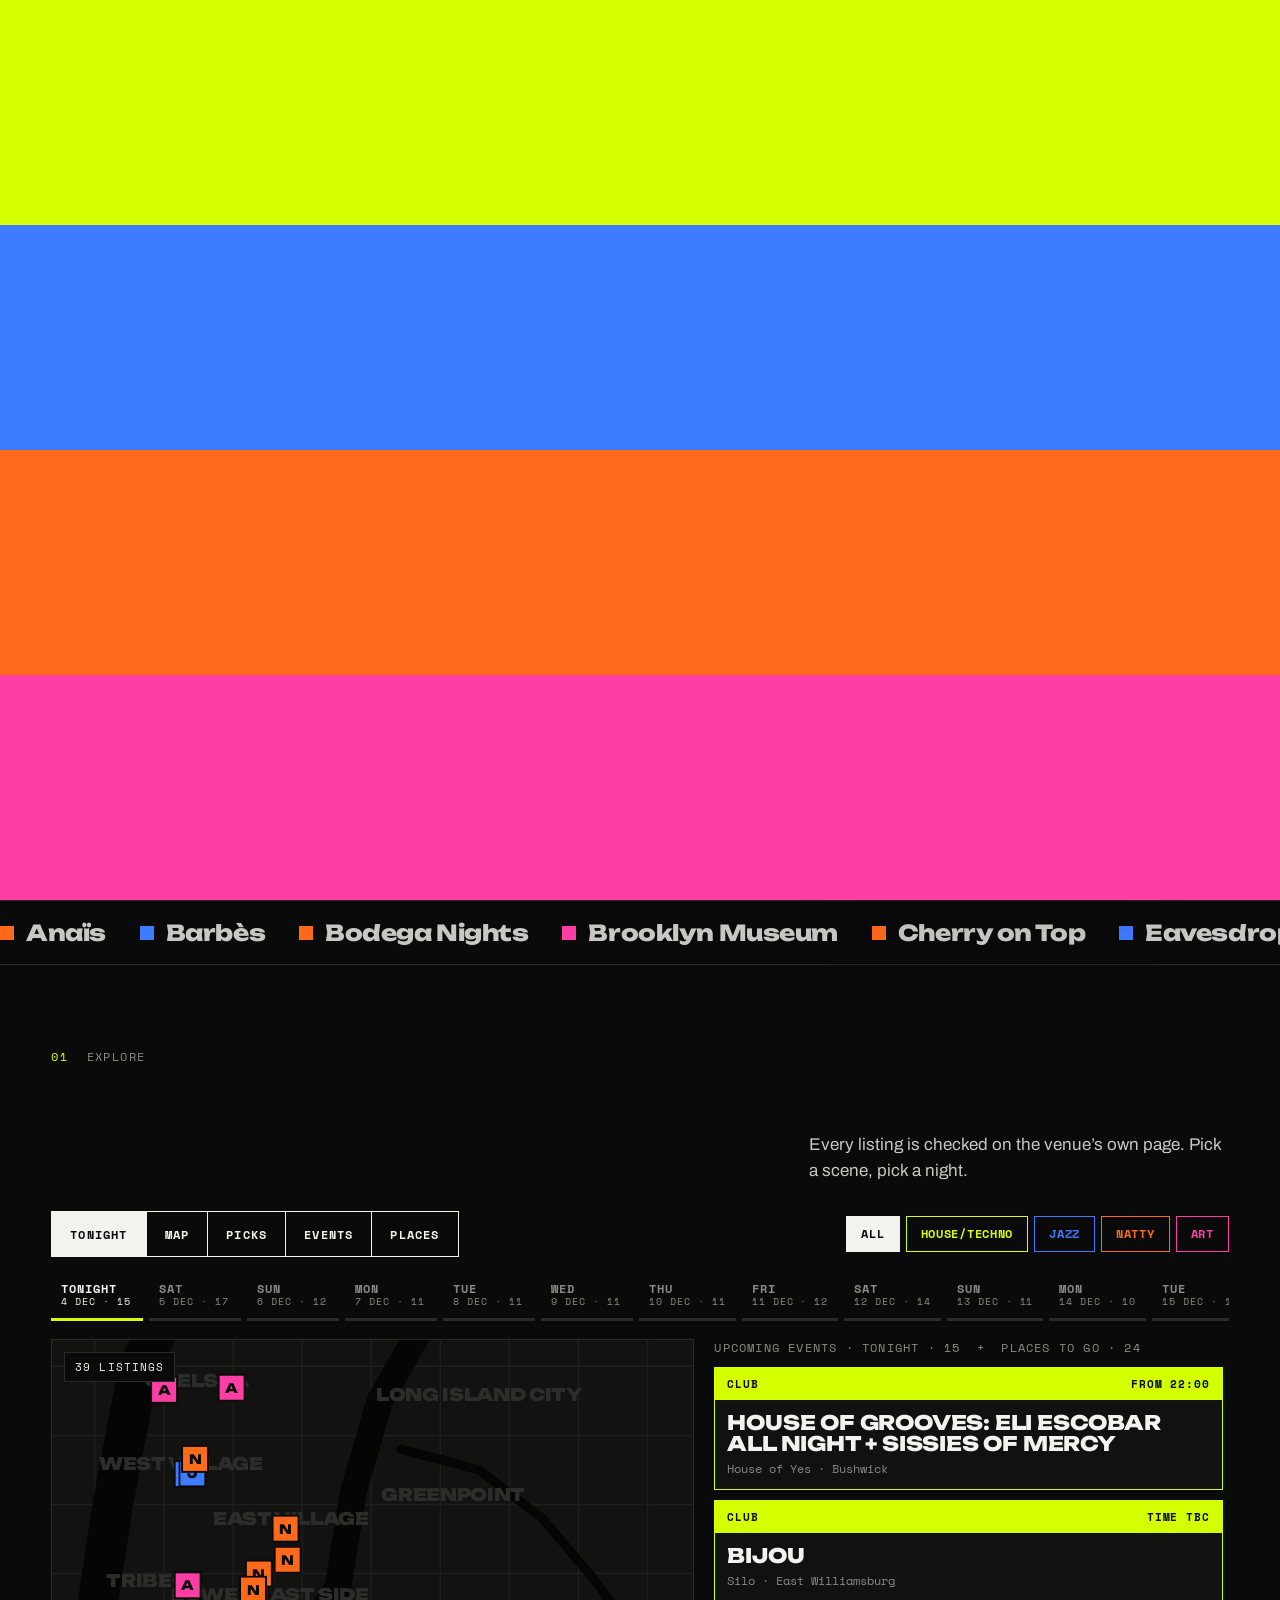
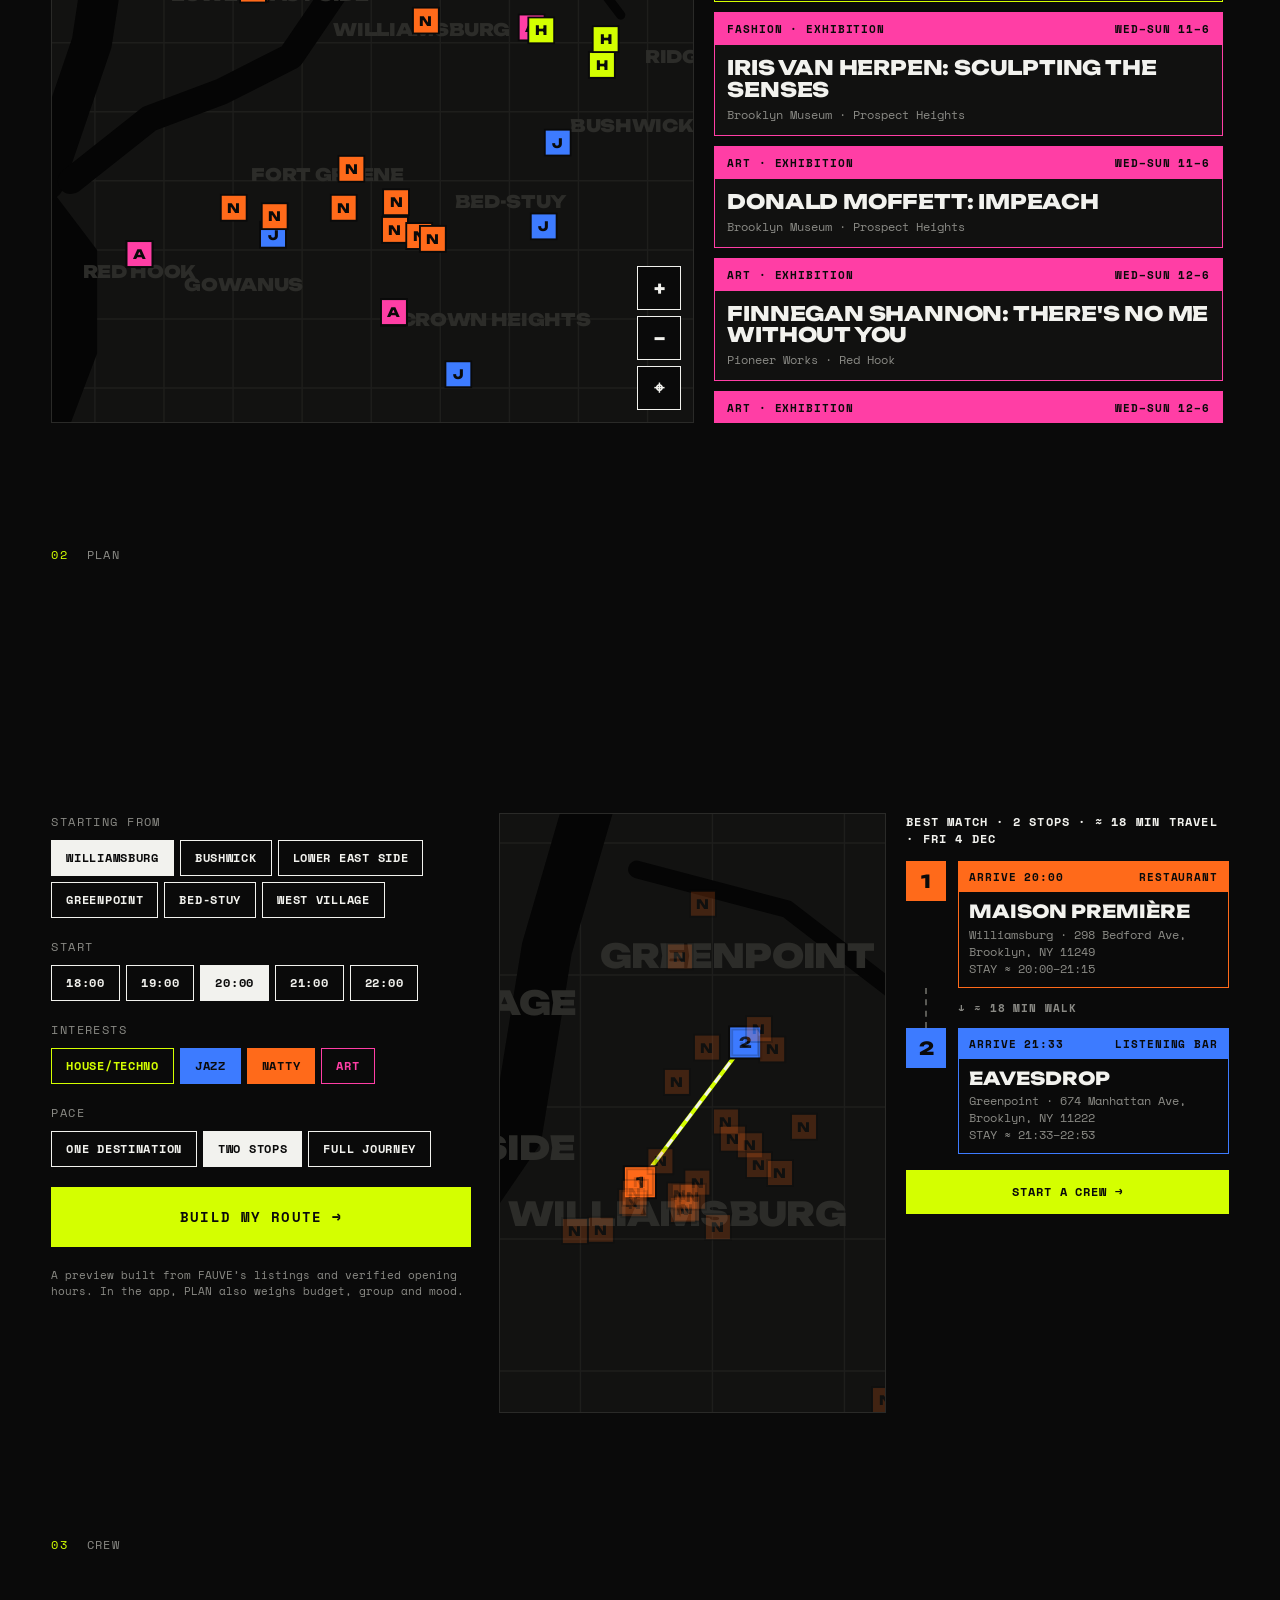
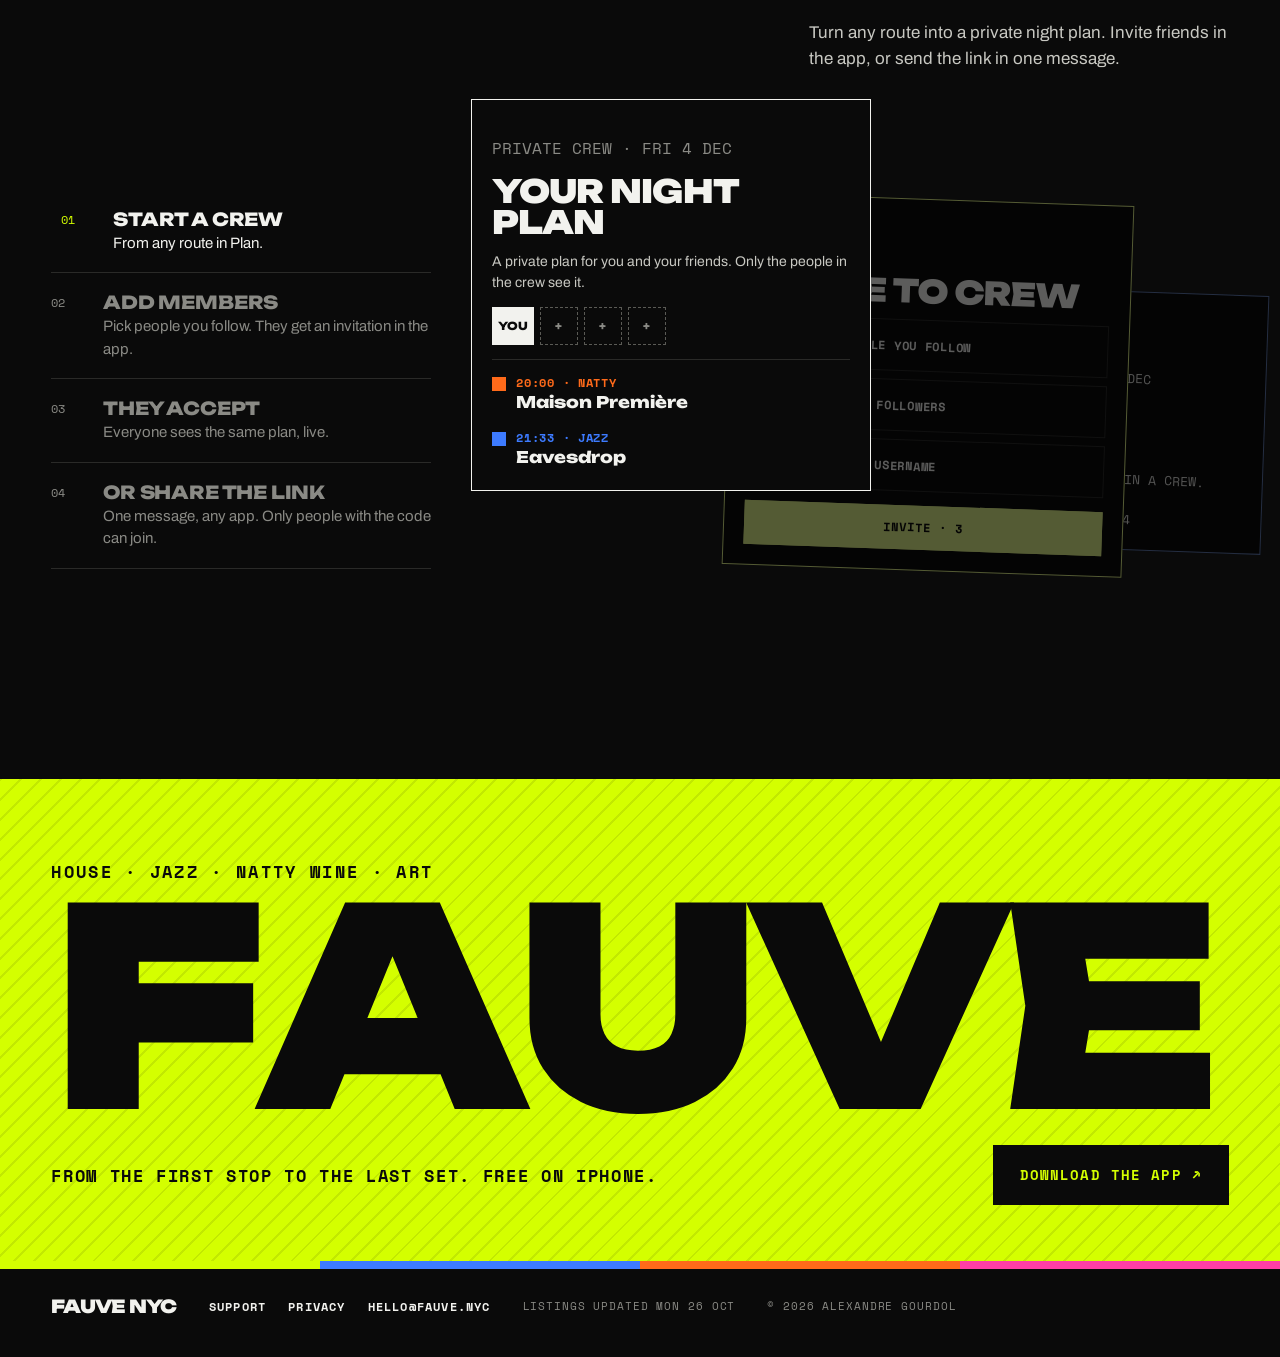
<file: index.html>
<!doctype html>
<html lang="en">
<head>
<meta charset="utf-8">
<meta name="viewport" content="width=device-width, initial-scale=1">
<title>FAUVE NYC · Tonight in New York</title>
<meta name="description" content="FAUVE finds what's on tonight in New York across house and techno, jazz, natural wine and art, then builds your route and shares it with your crew.">
<meta name="theme-color" content="#0A0A0A">
<link rel="preconnect" href="https://fonts.googleapis.com">
<link rel="preconnect" href="https://fonts.gstatic.com" crossorigin>
<link rel="stylesheet" href="https://fonts.googleapis.com/css2?family=Archivo:wght@400;600;800&family=Space+Mono:wght@400;700&family=Unbounded:wght@800;900&display=swap">
<link rel="stylesheet" href="/site.css">
<script defer src="/data.js"></script>
<script defer src="/site.js"></script>
</head>
<body>
<a class="skip" href="#explore">Skip to Tonight</a>

<!-- Opening: the app's intro, direction A "Hatch". Click to skip; plays once per visit. -->
<div class="intro" id="intro" aria-hidden="true">
  <div class="intro-bars"><i></i><i></i><i></i><i></i></div>
  <div class="intro-lime hatch">
    <div class="intro-tag">HOUSE · JAZZ · NATTY WINE · ART</div>
    <div class="intro-mask"><div class="intro-word">FAUVE</div></div>
  </div>
</div>

<div class="cursor" aria-hidden="true"><span></span></div>

<header class="nav" id="nav">
  <a class="nav-logo" href="#top" aria-label="FAUVE NYC, back to top">FAUVE</a>
  <nav class="nav-links" aria-label="Sections">
    <a href="#explore" data-section="explore">TONIGHT</a>
    <a href="#explore" data-section="explore" data-mode="map">MAP</a>
    <a href="#plan" data-section="plan">PLAN</a>
    <a href="#crew" data-section="crew">CREW</a>
  </nav>
  <a class="btn btn-accent nav-cta" href="https://apps.apple.com/app/id6825388764" data-magnetic>GET FAUVE <span aria-hidden="true">↗</span></a>
  <button class="nav-menu" id="navMenu" aria-expanded="false" aria-controls="navSheet">MENU</button>
</header>
<div class="nav-sheet" id="navSheet" hidden>
  <a href="#explore">TONIGHT</a><a href="#explore" data-mode="map">MAP</a><a href="#plan">PLAN</a><a href="#crew">CREW</a>
  <a class="btn btn-accent" href="https://apps.apple.com/app/id6825388764">GET FAUVE ↗</a>
</div>

<main id="top">
  <!-- HERO -->
  <section class="hero" aria-labelledby="heroTitle">
    <div class="hero-copy">
      <p class="eyebrow" id="heroEyebrow">NEW YORK · TONIGHT · LIVE</p>
      <h1 class="hero-title" id="heroTitle">
        <span class="line"><span>FIND YOUR</span></span>
        <span class="line"><span class="swap" id="heroSwap" aria-live="off">HOUSE/TECHNO</span></span>
        <span class="line"><span>TONIGHT.</span></span>
      </h1>
      <p class="hero-sentence">FAUVE finds what’s on tonight in New York, then builds your route and shares it with your crew.</p>
      <div class="hero-ctas">
        <a class="btn btn-accent btn-lg" href="https://apps.apple.com/app/id6825388764" data-magnetic>GET FAUVE <span aria-hidden="true">↗</span></a>
        <a class="btn btn-line btn-lg" href="#explore">SEE TONIGHT <span aria-hidden="true">↓</span></a>
      </div>
      <p class="hero-stats mono" id="heroStats"></p>
    </div>

    <div class="hero-stage" id="heroStage">
      <div class="float float-pin" data-depth="28" aria-hidden="true"></div>
      <div class="phone" data-depth="10">
        <div class="phone-screen" id="phoneScreen" aria-label="Preview of the FAUVE app's Tonight screen" role="img">
          <div class="ph-head">
            <div class="ph-eyebrow" id="phEyebrow"></div>
            <div class="ph-title">TONIGHT</div>
          </div>
          <div class="ph-chips" id="phChips"></div>
          <div class="ph-feed"><div class="ph-feed-inner" id="phFeed"></div></div>
          <div class="ph-tabs"><span class="on">TONIGHT</span><span>MAP</span><span>PLAN</span><span>SCENE</span><span>ME</span></div>
        </div>
      </div>
      <div class="float float-route" data-depth="40" aria-hidden="true"></div>
      <div class="float float-crew" data-depth="18" aria-hidden="true"></div>
    </div>
  </section>

  <div class="marquee" aria-hidden="true"><div class="marquee-track" id="marquee"></div></div>

  <!-- EXPLORE -->
  <section class="explore" id="explore" aria-labelledby="exploreTitle">
    <div class="section-head">
      <p class="eyebrow"><span class="num">01</span> EXPLORE</p>
      <h2 class="section-title reveal" id="exploreTitle">TONIGHT, ON ONE MAP.</h2>
      <p class="section-sub">Every listing is checked on the venue’s own page. Pick a scene, pick a night.</p>
    </div>

    <div class="explore-bar">
      <div class="modes" role="tablist" aria-label="Browse" id="modes">
        <button role="tab" data-mode="tonight" aria-selected="true">TONIGHT</button>
        <button role="tab" data-mode="map" aria-selected="false">MAP</button>
        <button role="tab" data-mode="picks" aria-selected="false">PICKS</button>
        <button role="tab" data-mode="events" aria-selected="false">EVENTS</button>
        <button role="tab" data-mode="places" aria-selected="false">PLACES</button>
      </div>
      <div class="chips" id="sceneChips" role="group" aria-label="Scene"></div>
    </div>
    <div class="days" id="days" role="group" aria-label="Night"></div>

    <div class="explore-grid" id="exploreGrid">
      <div class="map-wrap">
        <div class="map" id="exploreMap" role="application" aria-label="Map of tonight's listings. Drag to move, use the buttons to zoom."></div>
        <div class="map-ctrl">
          <button class="sq" data-zoom="1.4" aria-label="Zoom in">+</button>
          <button class="sq" data-zoom="0.7" aria-label="Zoom out">−</button>
          <button class="sq" data-reset aria-label="Back to the whole map">⌖</button>
        </div>
        <div class="map-count mono" id="mapCount"></div>
      </div>
      <div class="list-wrap">
        <p class="list-head mono" id="listHead"></p>
        <div class="list" id="list" aria-live="polite"></div>
      </div>
    </div>
  </section>

  <!-- PLAN -->
  <section class="plan" id="plan" aria-labelledby="planTitle">
    <div class="section-head">
      <p class="eyebrow"><span class="num">02</span> PLAN</p>
      <h2 class="section-title reveal" id="planTitle">TELL US YOUR MOOD.<br>WE’LL HANDLE THE REST.</h2>
    </div>
    <div class="plan-grid">
      <form class="plan-form" id="planForm" aria-label="Build a route">
        <fieldset><legend>STARTING FROM</legend><div class="chips" id="planFrom"></div></fieldset>
        <fieldset><legend>START</legend><div class="chips" id="planStart"></div></fieldset>
        <fieldset><legend>INTERESTS</legend><div class="chips" id="planInterests"></div></fieldset>
        <fieldset><legend>PACE</legend><div class="chips" id="planPace"></div></fieldset>
        <button class="btn btn-accent btn-lg btn-block" type="submit" data-magnetic>BUILD MY ROUTE →</button>
        <p class="fine">A preview built from FAUVE’s listings and verified opening hours. In the app, PLAN also weighs budget, group and mood.</p>
      </form>
      <div class="plan-out">
        <div class="map map-plan" id="planMap" role="img" aria-label="Map of the route"></div>
        <ol class="route" id="route" aria-live="polite"></ol>
      </div>
    </div>
  </section>

  <!-- CREW -->
  <section class="crew" id="crew" aria-labelledby="crewTitle">
    <div class="section-head">
      <p class="eyebrow"><span class="num">03</span> CREW</p>
      <h2 class="section-title reveal" id="crewTitle">ONE PLAN.<br>THE WHOLE CREW.</h2>
      <p class="section-sub">Turn any route into a private night plan. Invite friends in the app, or send the link in one message.</p>
    </div>
    <div class="crew-stage" id="crewStage">
      <ol class="crew-steps" id="crewSteps">
        <li data-step="0"><span class="mono">01</span><b>START A CREW</b><span>From any route in Plan.</span></li>
        <li data-step="1"><span class="mono">02</span><b>ADD MEMBERS</b><span>Pick people you follow. They get an invitation in the app.</span></li>
        <li data-step="2"><span class="mono">03</span><b>THEY ACCEPT</b><span>Everyone sees the same plan, live.</span></li>
        <li data-step="3"><span class="mono">04</span><b>OR SHARE THE LINK</b><span>One message, any app. Only people with the code can join.</span></li>
      </ol>
      <div class="crew-cards" id="crewCards">
        <article class="ccard ccard-plan" aria-label="Crew plan">
          <p class="mono muted">PRIVATE CREW · <span id="crewDate"></span></p>
          <h3>YOUR NIGHT PLAN</h3>
          <p class="small">A private plan for you and your friends. Only the people in the crew see it.</p>
          <div class="crew-members" id="crewMembers"></div>
          <ol class="crew-stops" id="crewStops"></ol>
        </article>
        <article class="ccard ccard-invite" aria-label="Invite to crew">
          <p class="mono muted">ADD MEMBERS</p>
          <h3>INVITE TO CREW</h3>
          <ul class="invite-rows" id="inviteRows"></ul>
          <div class="btn btn-accent btn-block" aria-hidden="true">INVITE · 3</div>
        </article>
        <article class="ccard ccard-share" aria-label="Shared invite message">
          <p class="mono muted">SHARE INVITE LINK</p>
          <pre class="share-msg" id="shareMsg"></pre>
        </article>
      </div>
    </div>
  </section>

  <!-- GET FAUVE -->
  <section class="get hatch" id="get" aria-labelledby="getTitle">
    <p class="get-tag">HOUSE · JAZZ · NATTY WINE · ART</p>
    <h2 class="get-word" id="getTitle" aria-label="FAUVE">
      <span>F</span><span>A</span><span>U</span><span>V</span><span>E</span>
    </h2>
    <div class="get-row">
      <p class="get-line">FROM THE FIRST STOP TO THE LAST SET. FREE ON IPHONE.</p>
      <a class="btn btn-ink btn-lg" href="https://apps.apple.com/app/id6825388764" data-magnetic>DOWNLOAD THE APP <span aria-hidden="true">↗</span></a>
    </div>
  </section>
</main>

<footer class="foot">
  <div class="foot-bar"><i></i><i></i><i></i><i></i></div>
  <div class="foot-row">
    <span class="foot-logo">FAUVE NYC</span>
    <nav aria-label="Footer"><a href="/support">SUPPORT</a><a href="/privacy">PRIVACY</a><a href="mailto:hello@fauve.nyc">HELLO@FAUVE.NYC</a></nav>
    <span class="mono muted" id="footData"></span>
    <span class="mono muted">© 2026 ALEXANDRE GOURDOL</span>
  </div>
</footer>
<noscript><p class="noscript">FAUVE NYC shows what’s on tonight in New York. Turn on JavaScript to browse tonight’s listings, or <a href="https://apps.apple.com/app/id6825388764">get the app</a>.</p></noscript>
</body>
</html>
</file>
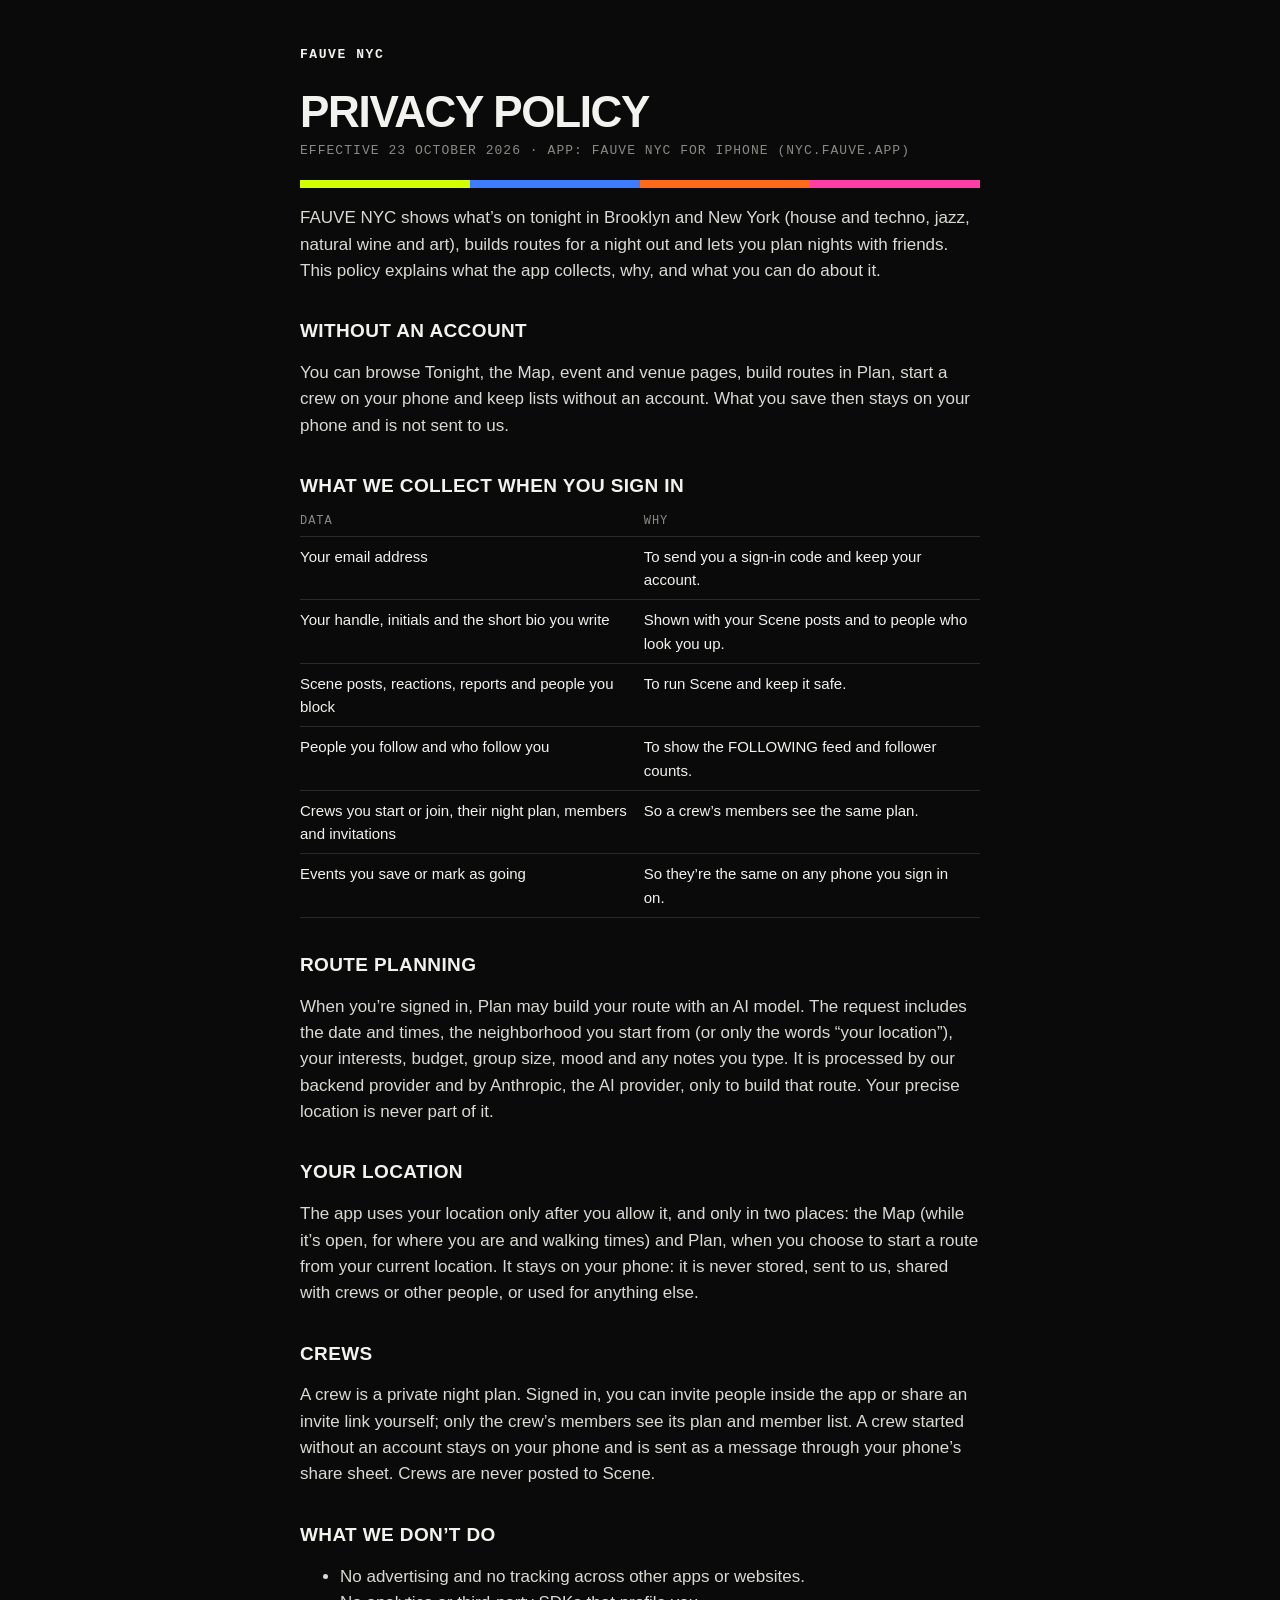
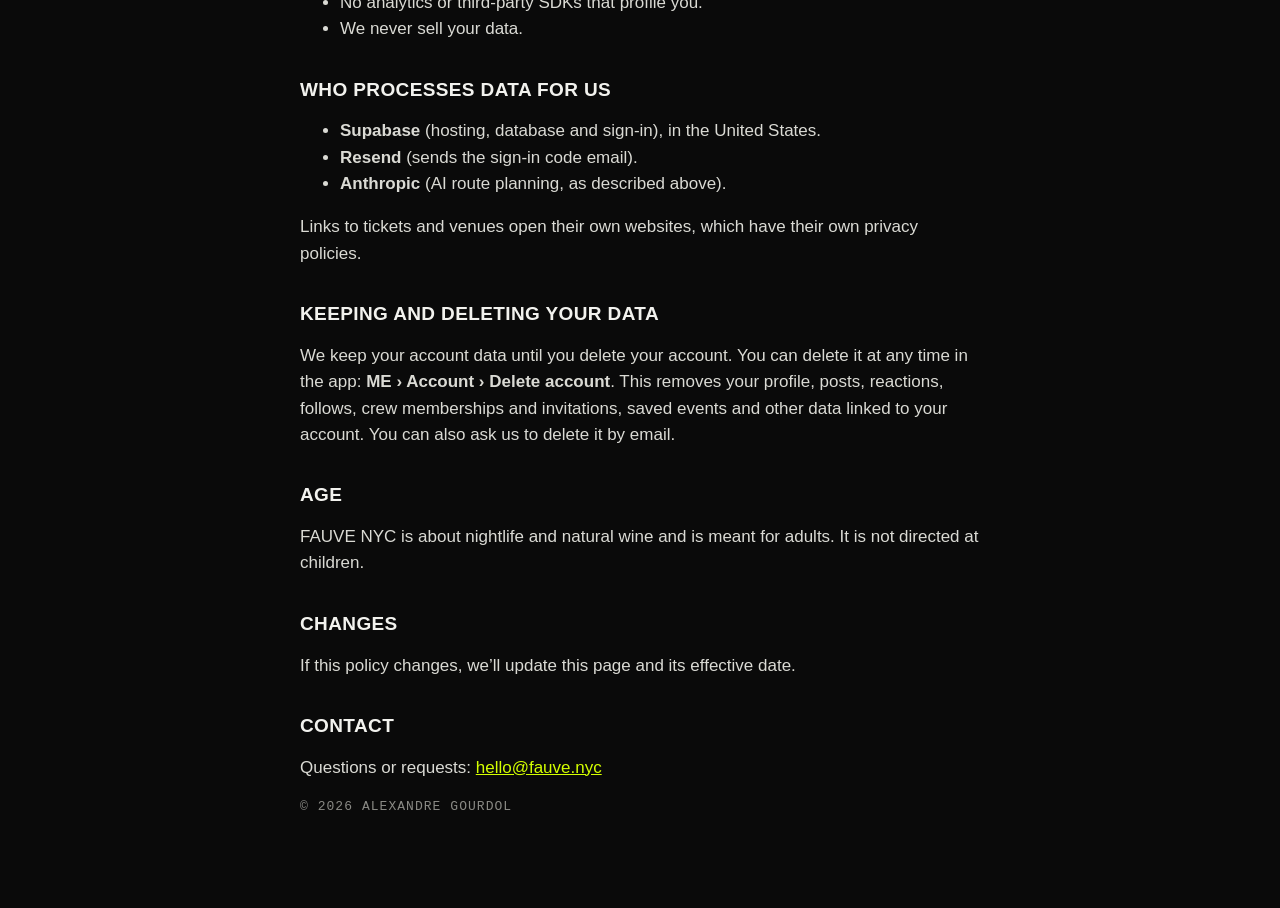
<file: privacy/index.html>
<!doctype html>
<html lang="en">
<head>
<meta charset="utf-8">
<meta name="viewport" content="width=device-width, initial-scale=1">
<title>FAUVE NYC Privacy Policy</title>
<link rel="stylesheet" href="/style.css">
</head>
<body>
<main>
  <a class="home" href="/">FAUVE NYC</a>
  <h1>Privacy Policy</h1>
  <div class="meta">Effective 23 October 2026 · App: FAUVE NYC for iPhone (nyc.fauve.app)</div>
  <div class="bar"><i></i><i></i><i></i><i></i></div>

  <p>FAUVE NYC shows what’s on tonight in Brooklyn and New York (house and techno, jazz, natural wine and art), builds routes for a night out and lets you plan nights with friends. This policy explains what the app collects, why, and what you can do about it.</p>

  <h2>Without an account</h2>
  <p>You can browse Tonight, the Map, event and venue pages, build routes in Plan, start a crew on your phone and keep lists without an account. What you save then stays on your phone and is not sent to us.</p>

  <h2>What we collect when you sign in</h2>
  <table>
    <tr><th>Data</th><th>Why</th></tr>
    <tr><td>Your email address</td><td>To send you a sign-in code and keep your account.</td></tr>
    <tr><td>Your handle, initials and the short bio you write</td><td>Shown with your Scene posts and to people who look you up.</td></tr>
    <tr><td>Scene posts, reactions, reports and people you block</td><td>To run Scene and keep it safe.</td></tr>
    <tr><td>People you follow and who follow you</td><td>To show the FOLLOWING feed and follower counts.</td></tr>
    <tr><td>Crews you start or join, their night plan, members and invitations</td><td>So a crew’s members see the same plan.</td></tr>
    <tr><td>Events you save or mark as going</td><td>So they’re the same on any phone you sign in on.</td></tr>
  </table>

  <h2>Route planning</h2>
  <p>When you’re signed in, Plan may build your route with an AI model. The request includes the date and times, the neighborhood you start from (or only the words “your location”), your interests, budget, group size, mood and any notes you type. It is processed by our backend provider and by Anthropic, the AI provider, only to build that route. Your precise location is never part of it.</p>

  <h2>Your location</h2>
  <p>The app uses your location only after you allow it, and only in two places: the Map (while it’s open, for where you are and walking times) and Plan, when you choose to start a route from your current location. It stays on your phone: it is never stored, sent to us, shared with crews or other people, or used for anything else.</p>

  <h2>Crews</h2>
  <p>A crew is a private night plan. Signed in, you can invite people inside the app or share an invite link yourself; only the crew’s members see its plan and member list. A crew started without an account stays on your phone and is sent as a message through your phone’s share sheet. Crews are never posted to Scene.</p>

  <h2>What we don’t do</h2>
  <ul>
    <li>No advertising and no tracking across other apps or websites.</li>
    <li>No analytics or third-party SDKs that profile you.</li>
    <li>We never sell your data.</li>
  </ul>

  <h2>Who processes data for us</h2>
  <ul>
    <li><strong>Supabase</strong> (hosting, database and sign-in), in the United States.</li>
    <li><strong>Resend</strong> (sends the sign-in code email).</li>
    <li><strong>Anthropic</strong> (AI route planning, as described above).</li>
  </ul>
  <p>Links to tickets and venues open their own websites, which have their own privacy policies.</p>

  <h2>Keeping and deleting your data</h2>
  <p>We keep your account data until you delete your account. You can delete it at any time in the app: <strong>ME › Account › Delete account</strong>. This removes your profile, posts, reactions, follows, crew memberships and invitations, saved events and other data linked to your account. You can also ask us to delete it by email.</p>

  <h2>Age</h2>
  <p>FAUVE NYC is about nightlife and natural wine and is meant for adults. It is not directed at children.</p>

  <h2>Changes</h2>
  <p>If this policy changes, we’ll update this page and its effective date.</p>

  <h2>Contact</h2>
  <p>Questions or requests: <a href="mailto:hello@fauve.nyc">hello@fauve.nyc</a></p>
  <p class="meta">© 2026 Alexandre Gourdol</p>
</main>
</body>
</html>
</file>
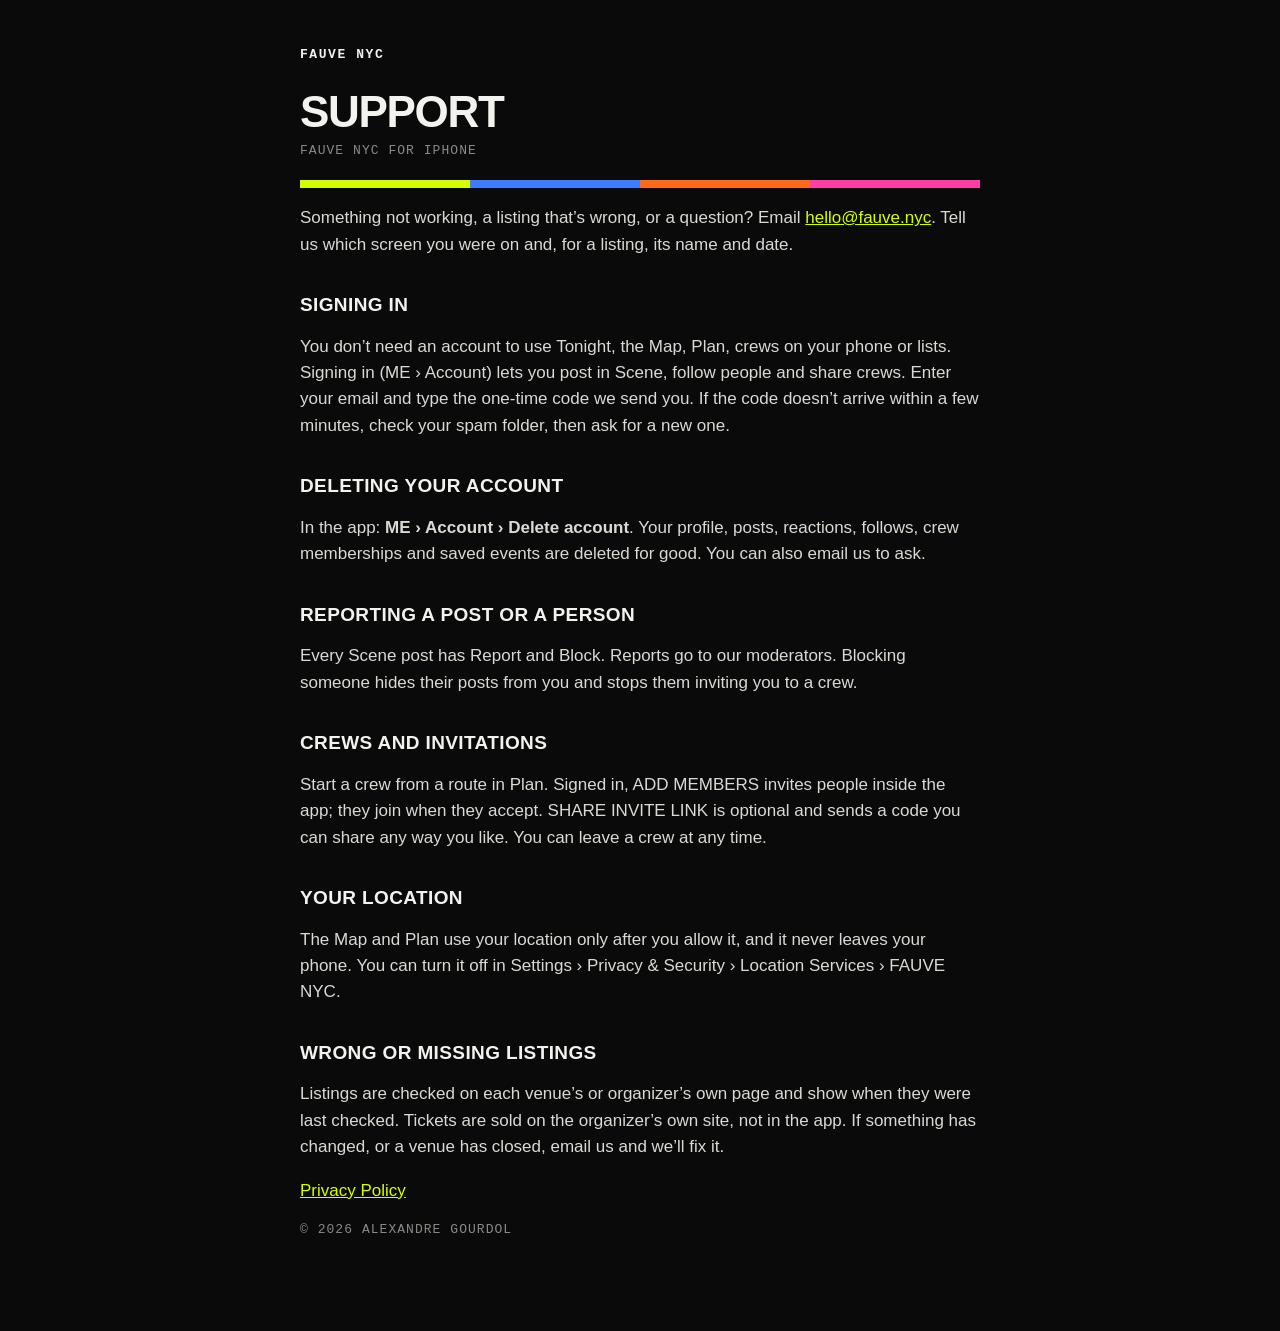
<file: support/index.html>
<!doctype html>
<html lang="en">
<head>
<meta charset="utf-8">
<meta name="viewport" content="width=device-width, initial-scale=1">
<title>FAUVE NYC Support</title>
<link rel="stylesheet" href="/style.css">
</head>
<body>
<main>
  <a class="home" href="/">FAUVE NYC</a>
  <h1>Support</h1>
  <div class="meta">FAUVE NYC for iPhone</div>
  <div class="bar"><i></i><i></i><i></i><i></i></div>

  <p>Something not working, a listing that’s wrong, or a question? Email <a href="mailto:hello@fauve.nyc">hello@fauve.nyc</a>. Tell us which screen you were on and, for a listing, its name and date.</p>

  <h2>Signing in</h2>
  <p>You don’t need an account to use Tonight, the Map, Plan, crews on your phone or lists. Signing in (ME › Account) lets you post in Scene, follow people and share crews. Enter your email and type the one-time code we send you. If the code doesn’t arrive within a few minutes, check your spam folder, then ask for a new one.</p>

  <h2>Deleting your account</h2>
  <p>In the app: <strong>ME › Account › Delete account</strong>. Your profile, posts, reactions, follows, crew memberships and saved events are deleted for good. You can also email us to ask.</p>

  <h2>Reporting a post or a person</h2>
  <p>Every Scene post has Report and Block. Reports go to our moderators. Blocking someone hides their posts from you and stops them inviting you to a crew.</p>

  <h2>Crews and invitations</h2>
  <p>Start a crew from a route in Plan. Signed in, ADD MEMBERS invites people inside the app; they join when they accept. SHARE INVITE LINK is optional and sends a code you can share any way you like. You can leave a crew at any time.</p>

  <h2>Your location</h2>
  <p>The Map and Plan use your location only after you allow it, and it never leaves your phone. You can turn it off in Settings › Privacy &amp; Security › Location Services › FAUVE NYC.</p>

  <h2>Wrong or missing listings</h2>
  <p>Listings are checked on each venue’s or organizer’s own page and show when they were last checked. Tickets are sold on the organizer’s own site, not in the app. If something has changed, or a venue has closed, email us and we’ll fix it.</p>

  <p><a href="/privacy">Privacy Policy</a></p>
  <p class="meta">© 2026 Alexandre Gourdol</p>
</main>
</body>
</html>
</file>
<file: site.css>
/* fauve.nyc: the app's tokens (src/theme/tokens.ts) on a large screen. Square corners, 1.5px borders,
   four scene colors, three typefaces. */
@property --accent { syntax: '<color>'; inherits: true; initial-value: #D4FF00; }

:root {
  --bg: #0A0A0A; --surface: #111110; --raised: #1A1A18; --line: #2A2A28; --dash: #5A5A55;
  --text: #F2F2EE; --body: #DADAD4; --secondary: #C8C8C2; --muted: #8A8A85; --ink: #0A0A0A;
  --house: #D4FF00; --jazz: #3D7BFF; --wine: #FF6A1A; --art: #FF3EA5;
  --ground: #121211; --grid: #1E1E1C; --river: #050505; --district: #2C2C29;
  --accent: #D4FF00;
  --display: 'Unbounded', 'Arial Black', sans-serif;
  --mono: 'Space Mono', ui-monospace, Menlo, monospace;
  --sans: 'Archivo', 'Helvetica Neue', Arial, sans-serif;
  --b: 1.5px;
  --gutter: clamp(16px, 4vw, 56px);
  --slam: cubic-bezier(.2, .9, .1, 1);
  --wipe: cubic-bezier(.7, 0, .2, 1);
  transition: --accent .6s var(--wipe);
}
* { box-sizing: border-box; }
html { scroll-behavior: smooth; scroll-padding-top: 72px; }
body { margin: 0; background: var(--bg); color: var(--text); font: 16px/1.5 var(--sans); -webkit-font-smoothing: antialiased; overflow-x: hidden; }
a { color: inherit; }
button { font: inherit; color: inherit; background: none; border: 0; padding: 0; cursor: pointer; }
:focus-visible { outline: 2px solid var(--accent); outline-offset: 3px; }
::selection { background: var(--accent); color: var(--ink); }
.mono { font-family: var(--mono); }
.muted { color: var(--muted); }
.small { font-size: 14px; color: var(--secondary); }
.skip { position: absolute; left: -999px; top: 8px; z-index: 100; background: var(--accent); color: var(--ink); padding: 10px 14px; font: 700 12px var(--mono); }
.skip:focus { left: 8px; }
.noscript { padding: 24px var(--gutter); }

/* Hatched lime, as in the intro and the Event hero */
.hatch { background-color: var(--house); background-image: repeating-linear-gradient(135deg, rgba(10,10,10,.09) 0 2px, transparent 2px 14px); color: var(--ink); }

/* ---------- Buttons and chips ---------- */
.btn { display: inline-flex; align-items: center; justify-content: center; gap: 10px; height: 44px; padding: 0 18px; font: 700 12px/1 var(--mono); letter-spacing: .08em; text-decoration: none; border: var(--b) solid transparent; white-space: nowrap; transition: background .25s, color .25s, border-color .25s, transform .25s var(--slam); }
.btn-lg { height: 60px; padding: 0 26px; font-size: 14px; }
.btn-block { width: 100%; }
.btn-accent { background: var(--accent); color: var(--ink); border-color: var(--accent); }
.btn-accent:hover { background: var(--text); border-color: var(--text); }
.btn-line { border-color: var(--text); color: var(--text); }
.btn-line:hover { background: var(--text); color: var(--ink); }
.btn-ink { background: var(--ink); color: var(--house); border-color: var(--ink); }
.btn-ink:hover { background: var(--text); color: var(--ink); }
.btn span { transition: transform .3s var(--slam); }
.btn:hover span { transform: translate(3px, -3px); }
a.btn[href="#explore"]:hover span { transform: translateY(4px); }

.chips { display: flex; flex-wrap: wrap; gap: 6px; }
.chip { height: 36px; padding: 0 14px; border: var(--b) solid var(--c, var(--text)); color: var(--c, var(--text)); font: 700 12px/1 var(--mono); letter-spacing: .06em; transition: background .25s, color .25s, transform .2s; }
.chip:hover { transform: translateY(-2px); }
.chip[aria-pressed="true"] { background: var(--c, var(--text)); color: var(--ink); }
.chip.c-house { --c: var(--house); } .chip.c-jazz { --c: var(--jazz); } .chip.c-wine { --c: var(--wine); } .chip.c-art { --c: var(--art); }

.eyebrow { margin: 0; font: 400 12px/1.4 var(--mono); letter-spacing: .12em; color: var(--muted); text-transform: uppercase; }
.eyebrow .num { color: var(--accent); margin-right: 10px; }

/* ---------- Intro ---------- */
.intro { position: fixed; inset: 0; z-index: 90; pointer-events: auto; cursor: pointer; }
.intro-bars { position: absolute; inset: 0; display: grid; grid-template-rows: repeat(4, 1fr); background: var(--bg); }
.intro-bars i { display: block; transform: scaleX(0); transform-origin: left; animation: bar .25s var(--slam) forwards; }
.intro-bars i:nth-child(1) { background: var(--house); animation-delay: .3s; } .intro-bars i:nth-child(2) { background: var(--jazz); animation-delay: .36s; }
.intro-bars i:nth-child(3) { background: var(--wine); animation-delay: .42s; } .intro-bars i:nth-child(4) { background: var(--art); animation-delay: .48s; }
.intro-lime { position: absolute; inset: 0; transform: translateY(100%); animation: limeIn .25s var(--wipe) .7s forwards, limeOut .35s var(--wipe) 2.6s forwards; display: flex; flex-direction: column; justify-content: flex-end; padding: 0 var(--gutter) 6vh; }
.intro-tag { font: 700 clamp(12px, 1.4vw, 18px) var(--mono); letter-spacing: .14em; opacity: 0; animation: fade .17s linear 1.13s forwards; margin-bottom: 1vh; }
.intro-mask { overflow: hidden; }
.intro-word { font: 900 clamp(72px, 21.5vw, 400px)/.86 var(--display); letter-spacing: -.05em; transform: translateY(110%); animation: up .27s var(--slam) .95s forwards; }
.intro.done { animation: fadeOut .2s linear forwards; pointer-events: none; }
.intro.skip-now .intro-bars { opacity: 0; transition: opacity .15s; }
@keyframes bar { to { transform: scaleX(1); } }
@keyframes limeIn { to { transform: translateY(0); } }
@keyframes limeOut { from { transform: translateY(0); } to { transform: translateY(-100%); } }
@keyframes up { to { transform: translateY(0); } }
@keyframes fade { to { opacity: 1; } }
@keyframes fadeOut { to { opacity: 0; visibility: hidden; } }

/* ---------- Cursor ---------- */
.cursor { display: none; position: fixed; left: 0; top: 0; z-index: 80; pointer-events: none; mix-blend-mode: difference; }
.cursor.on { display: block; }
.cursor span { display: block; width: 12px; height: 12px; margin: -6px 0 0 -6px; background: #fff; transition: width .25s var(--slam), height .25s var(--slam), margin .25s var(--slam), background .25s; }
.cursor.big span { width: 46px; height: 46px; margin: -23px 0 0 -23px; background: transparent; border: var(--b) solid #fff; }
@media (hover: none), (pointer: coarse) { .cursor { display: none; } }

/* ---------- Nav ---------- */
.nav { position: sticky; top: 0; z-index: 50; display: flex; align-items: center; gap: 28px; height: 64px; padding: 0 var(--gutter); background: rgba(10,10,10,.92); backdrop-filter: blur(10px); border-bottom: var(--b) solid var(--line); }
.nav-logo { font: 900 24px/1 var(--display); letter-spacing: -.05em; color: var(--accent); text-decoration: none; transition: color .6s; }
.nav-links { display: flex; gap: 28px; margin-left: auto; }
.nav-links a { position: relative; font: 700 12px var(--mono); letter-spacing: .1em; text-decoration: none; color: var(--secondary); padding: 6px 0; }
.nav-links a::after { content: ''; position: absolute; left: 0; right: 0; bottom: 0; height: 2px; background: var(--accent); transform: scaleX(0); transform-origin: left; transition: transform .35s var(--slam); }
.nav-links a:hover, .nav-links a.on { color: var(--text); }
.nav-links a:hover::after, .nav-links a.on::after { transform: scaleX(1); }
.nav-menu { display: none; margin-left: auto; height: 40px; padding: 0 14px; border: var(--b) solid var(--text); font: 700 12px var(--mono); letter-spacing: .1em; }
.nav-sheet { position: fixed; top: 64px; left: 0; right: 0; z-index: 49; background: var(--bg); border-bottom: var(--b) solid var(--line); display: grid; padding: 8px var(--gutter) 20px; }
.nav-sheet[hidden] { display: none; }
.nav-sheet a:not(.btn) { padding: 16px 0; border-bottom: var(--b) solid var(--line); font: 800 22px var(--display); text-decoration: none; }
.nav-sheet .btn { margin-top: 16px; }

/* ---------- Hero ---------- */
.hero { position: relative; display: grid; grid-template-columns: minmax(0, 7fr) minmax(0, 5fr); gap: 40px; align-items: center; min-height: calc(100vh - 64px); padding: 48px var(--gutter) 56px; }
.hero-title { margin: 18px 0 22px; font: 900 clamp(48px, 7.4vw, 124px)/.9 var(--display); letter-spacing: -.045em; text-transform: uppercase; }
.hero-title .line { display: block; overflow: hidden; padding: .04em 0 .02em; }
.hero-title .line > span { display: inline-block; transform: translateY(105%); }
body.ready .hero-title .line > span { animation: up .8s var(--slam) forwards; }
body.ready .hero-title .line:nth-child(2) > span { animation-delay: .08s; }
body.ready .hero-title .line:nth-child(3) > span { animation-delay: .16s; }
.swap { background: var(--accent); color: var(--ink); padding: 0 .12em; transition: background .5s; }
.swap.out { animation: swapOut .28s var(--wipe) forwards !important; }
.swap.in { animation: swapIn .42s var(--slam) forwards !important; }
@keyframes swapOut { from { transform: translateY(0); } to { transform: translateY(-105%); } }
@keyframes swapIn { from { transform: translateY(105%); } to { transform: translateY(0); } }
.hero-copy { min-width: 0; }
.hero-sentence { max-width: 30ch; margin: 0 0 30px; font: 600 clamp(19px, 1.7vw, 26px)/1.3 var(--sans); color: var(--body); }
.hero-ctas { display: flex; flex-wrap: wrap; gap: 10px; }
.hero-stats { margin: 28px 0 0; font-size: 12px; letter-spacing: .1em; color: var(--muted); }
.hero-stats b { color: var(--text); font-weight: 700; }

.hero-stage { position: relative; height: min(78vh, 760px); min-height: 560px; perspective: 1400px; }
.phone { position: absolute; left: 50%; top: 50%; width: 330px; height: 690px; margin: -345px 0 0 -165px; border: var(--b) solid var(--line); background: var(--bg); padding: 10px; box-shadow: 0 40px 80px rgba(0,0,0,.55); will-change: transform; }
.phone-screen { position: relative; height: 100%; overflow: hidden; background: var(--bg); border: var(--b) solid var(--line); display: flex; flex-direction: column; }
.ph-head { padding: 22px 14px 8px; }
.ph-eyebrow { font: 400 9px var(--mono); letter-spacing: .12em; color: var(--muted); }
.ph-title { font: 900 40px/.9 var(--display); letter-spacing: -.04em; margin-top: 6px; }
.ph-chips { display: flex; gap: 4px; padding: 8px 14px; overflow: hidden; }
.ph-chips span { flex: none; height: 24px; padding: 0 8px; display: flex; align-items: center; border: var(--b) solid var(--c); color: var(--c); font: 700 8px var(--mono); letter-spacing: .05em; transition: background .4s, color .4s; }
.ph-chips span.on { background: var(--c); color: var(--ink); }
.ph-feed { position: relative; flex: 1; overflow: hidden; padding: 4px 14px 0; mask-image: linear-gradient(transparent 0, #000 12px, #000 calc(100% - 40px), transparent); }
.ph-feed-inner { display: grid; gap: 8px; }
.ph-feed-inner.cycle { animation: phIn .55s var(--slam); }
@keyframes phIn { from { transform: translateY(26px); opacity: 0; } to { transform: none; opacity: 1; } }
.ph-card { border: var(--b) solid var(--c); background: var(--surface); }
.ph-card .h { display: flex; justify-content: space-between; background: var(--c); color: var(--ink); font: 700 7.5px var(--mono); letter-spacing: .06em; padding: 5px 7px; }
.ph-card .t { font: 800 12px/1.08 var(--display); letter-spacing: -.01em; padding: 7px 7px 3px; text-transform: uppercase; }
.ph-card .m { display: flex; justify-content: space-between; font: 400 8px var(--mono); color: var(--muted); padding: 0 7px 7px; }
.ph-card.place { border: 0; border-left: 4px solid var(--c); background: none; padding: 2px 0 2px 8px; }
.ph-card.place .k { font: 700 7.5px var(--mono); color: var(--c); letter-spacing: .08em; }
.ph-card.place .t { padding: 2px 0; font-size: 12px; text-transform: none; }
.ph-card.place .m { padding: 0; }
.ph-tabs { display: flex; justify-content: space-around; border-top: var(--b) solid var(--line); padding: 10px 4px 14px; font: 700 7.5px var(--mono); letter-spacing: .06em; color: var(--muted); }
.ph-tabs .on { color: var(--accent); }

.float { position: absolute; border: var(--b) solid var(--text); background: var(--surface); will-change: transform; }
.float-pin { right: -3%; top: -1%; z-index: 2; width: 220px; padding: 12px; border-color: var(--wine); }
.float-route { left: -2%; bottom: 10%; width: 230px; padding: 0; border-color: var(--jazz); }
.float-crew { right: -1%; bottom: 3%; width: 200px; padding: 12px; background: var(--bg); }
.fl-k { font: 700 9px var(--mono); letter-spacing: .1em; color: var(--c, var(--muted)); }
.fl-t { font: 800 15px/1.1 var(--display); margin: 5px 0 4px; }
.fl-m { font: 400 10px var(--mono); color: var(--muted); }
.fl-step { display: flex; gap: 8px; align-items: center; padding: 9px 10px; border-bottom: var(--b) solid var(--line); }
.fl-step:last-child { border-bottom: 0; }
.fl-step b { flex: none; width: 22px; height: 22px; display: grid; place-items: center; background: var(--c); color: var(--ink); font: 800 11px var(--display); }
.fl-step span { font: 700 11px/1.2 var(--sans); }
.fl-step small { display: block; font: 400 9px var(--mono); color: var(--muted); }
.fl-walk { font: 700 9px var(--mono); color: var(--muted); padding: 6px 10px 6px 40px; border-bottom: var(--b) solid var(--line); letter-spacing: .06em; }
.fl-av { display: flex; gap: 6px; margin-top: 8px; }
.fl-av i { min-width: 30px; height: 30px; padding: 0 5px; display: grid; place-items: center; font: 800 9px var(--display); font-style: normal; background: var(--text); color: var(--ink); }
.fl-av i.empty { background: none; border: var(--b) dashed var(--dash); color: var(--muted); }

/* ---------- Marquee ---------- */
.marquee { overflow: hidden; border-block: var(--b) solid var(--line); padding: 18px 0; }
.marquee-track { display: flex; gap: 34px; width: max-content; animation: marq 80s linear infinite; }
.marquee:hover .marquee-track { animation-play-state: paused; }
.marquee-track span { display: inline-flex; align-items: center; gap: 12px; font: 800 22px var(--display); letter-spacing: -.02em; white-space: nowrap; color: var(--secondary); }
.marquee-track span i { width: 14px; height: 14px; background: var(--c); }
@keyframes marq { to { transform: translateX(-50%); } }

/* ---------- Sections ---------- */
section.explore, section.plan, section.crew { padding: 84px var(--gutter) 40px; }
.section-head { display: grid; grid-template-columns: minmax(0, 1fr) minmax(0, 420px); gap: 14px 40px; align-items: end; margin-bottom: 28px; }
.section-head .eyebrow { grid-column: 1 / -1; }
.section-title { margin: 0; font: 900 clamp(34px, 4.4vw, 72px)/.92 var(--display); letter-spacing: -.045em; text-transform: uppercase; }
.section-sub { margin: 0; max-width: 46ch; font-size: 17px; color: var(--secondary); }
.reveal { clip-path: inset(0 0 100% 0); transform: translateY(30px); transition: clip-path .9s var(--slam), transform .9s var(--slam); }
.reveal.in { clip-path: inset(0 0 -10% 0); transform: none; }

/* ---------- Explore ---------- */
.explore-bar { display: flex; flex-wrap: wrap; gap: 14px 24px; align-items: center; justify-content: space-between; }
.modes { display: flex; border: var(--b) solid var(--text); }
.modes button { position: relative; height: 44px; padding: 0 18px; font: 700 12px var(--mono); letter-spacing: .1em; z-index: 1; transition: color .3s; }
.modes button + button { border-left: var(--b) solid var(--text); }
.modes button[aria-selected="true"] { background: var(--text); color: var(--ink); }
.days { display: flex; gap: 6px; margin: 16px 0 18px; overflow-x: auto; scrollbar-width: none; scroll-snap-type: x mandatory; }
.days::-webkit-scrollbar { display: none; }
.days[hidden] { display: none; }
.day { flex: none; scroll-snap-align: start; min-width: 92px; padding: 8px 10px 9px; text-align: left; border-bottom: 3px solid var(--line); font: 700 12px/1.25 var(--mono); letter-spacing: .08em; color: var(--muted); transition: color .25s, border-color .35s; }
.day small { display: block; font-weight: 400; }
.day[aria-pressed="true"] { color: var(--text); border-color: var(--accent); }
.day:disabled { opacity: .35; cursor: default; }

.explore-grid { display: grid; grid-template-columns: minmax(0, 1.25fr) minmax(360px, 1fr); grid-template-rows: minmax(0, 1fr); gap: 20px; height: min(76vh, 760px); min-height: 520px; transition: grid-template-columns .6s var(--wipe); }
.explore-grid.map-only { grid-template-columns: minmax(0, 1fr) minmax(0, 0fr); }
.explore-grid.map-only .list-wrap { opacity: 0; pointer-events: none; }
.map-wrap { position: relative; min-width: 0; border: var(--b) solid var(--line); overflow: hidden; }
.map { position: absolute; inset: 0; background: var(--ground); overflow: hidden; touch-action: none; cursor: grab; user-select: none; }
.map.dragging { cursor: grabbing; }
.map svg { width: 100%; height: 100%; display: block; }
.map .world { transition: transform .8s var(--wipe); }
.map.dragging .world, .map.instant .world { transition: none; }
.map .districts text { font: 900 30px var(--display); letter-spacing: -.02em; fill: var(--district); text-transform: uppercase; }
.pin { cursor: pointer; }
.pin rect { stroke: var(--bg); stroke-width: 2; transition: transform .35s var(--slam); transform-box: fill-box; transform-origin: center; }
.pin text { font: 800 13px var(--display); fill: var(--ink); pointer-events: none; transition: transform .35s var(--slam); transform-box: fill-box; transform-origin: center; }
.pin.dim { opacity: .2; }
.pin:hover rect, .pin.hot rect { transform: scale(1.35); }
.pin.sel rect { transform: scale(1.6); stroke: var(--text); }
.pin.sel text, .pin:hover text, .pin.hot text { transform: scale(1.35); }
.pin.pop { animation: pinPop .5s var(--slam) both; }
@keyframes pinPop { from { opacity: 0; transform: translateY(-14px); } }
.map-tip { position: absolute; z-index: 3; pointer-events: none; min-width: 180px; max-width: 260px; padding: 10px 12px; background: var(--bg); border: var(--b) solid var(--c); transform: translate(-50%, calc(-100% - 22px)); opacity: 0; transition: opacity .2s; }
.map-tip.on { opacity: 1; }
.map-tip b { display: block; font: 800 14px/1.15 var(--display); margin: 3px 0; }
.map-tip span { font: 700 10px var(--mono); letter-spacing: .08em; color: var(--c); }
.map-tip small { display: block; font: 400 10px var(--mono); color: var(--muted); }
.map-ctrl { position: absolute; right: 12px; bottom: 12px; display: grid; gap: 6px; z-index: 2; }
.sq { width: 44px; height: 44px; display: grid; place-items: center; background: var(--bg); border: var(--b) solid var(--text); font: 800 18px var(--display); transition: background .2s, color .2s; }
.sq:hover { background: var(--text); color: var(--ink); }
.map-count { position: absolute; left: 12px; top: 12px; z-index: 2; background: var(--bg); border: var(--b) solid var(--line); padding: 6px 10px; font-size: 11px; letter-spacing: .1em; }
.route-line { fill: none; stroke: var(--text); stroke-width: 3; stroke-dasharray: 9 7; }
.route-line.draw { animation: dash 1.1s linear infinite; }
@keyframes dash { to { stroke-dashoffset: -32; } }
.route-solid { fill: none; stroke: var(--accent); stroke-width: 4; }
.stop-num rect { stroke: var(--bg); stroke-width: 2; }
.stop-num text { font: 800 15px var(--display); fill: var(--ink); }

.list-wrap { min-width: 0; min-height: 0; display: flex; flex-direction: column; transition: opacity .4s; }
.list-head { margin: 0 0 10px; font-size: 12px; letter-spacing: .1em; color: var(--muted); }
.list { flex: 1; overflow-y: auto; display: grid; align-content: start; gap: 10px; padding-right: 6px; scrollbar-width: thin; scrollbar-color: var(--line) transparent; }
.card { --c: var(--text); position: relative; border: var(--b) solid var(--c); background: var(--surface); text-align: left; width: 100%; opacity: 0; transform: translateX(28px); animation: slideIn .5s var(--slam) forwards; transition: transform .3s var(--slam), box-shadow .3s; }
.card:hover, .card.hot { transform: translateX(-6px); box-shadow: 6px 6px 0 var(--c); }
@keyframes slideIn { to { opacity: 1; transform: none; } }
.card .ch { display: flex; justify-content: space-between; gap: 8px; background: var(--c); color: var(--ink); padding: 8px 12px; font: 700 11px var(--mono); letter-spacing: .08em; }
.card .cb { padding: 12px; }
.card h3 { margin: 0 0 6px; font: 800 20px/1.06 var(--display); letter-spacing: -.01em; text-transform: uppercase; overflow-wrap: anywhere; }
.card .where { display: flex; justify-content: space-between; gap: 8px; font: 400 12px var(--mono); color: var(--muted); }
.card .where b { color: var(--text); font-weight: 700; }
.card .more { display: grid; grid-template-rows: 0fr; transition: grid-template-rows .45s var(--wipe); }
.card .more > div { overflow: hidden; }
.card.open .more { grid-template-rows: 1fr; }
.card .more p { margin: 10px 0 12px; color: var(--body); font-size: 15px; }
.card .acts { display: flex; gap: 8px; flex-wrap: wrap; }
.card .acts .btn { height: 40px; }
.card .act-c { background: var(--c); color: var(--ink); border-color: var(--c); }
.card.place { border: 0; border-left: 6px solid var(--c); background: none; }
.card.place .cb { padding: 4px 0 6px 14px; }
.card.place .k { font: 700 11px var(--mono); letter-spacing: .1em; color: var(--c); }
.card.place h3 { text-transform: none; font-size: 21px; margin-top: 4px; }
.card.place:hover, .card.place.hot { box-shadow: none; background: var(--surface); }
.card.house { --c: var(--house); } .card.jazz { --c: var(--jazz); } .card.wine { --c: var(--wine); } .card.art { --c: var(--art); }
.card .toggle { position: absolute; inset: 0; z-index: 1; }
.card .acts, .card .acts * { position: relative; z-index: 2; }
.empty { padding: 30px 0; font: 700 12px var(--mono); letter-spacing: .1em; color: var(--muted); }

/* ---------- Plan ---------- */
.plan-grid { display: grid; grid-template-columns: minmax(300px, 420px) minmax(0, 1fr); gap: 28px; align-items: start; }
.plan-form { display: grid; gap: 20px; position: sticky; top: 84px; }
.plan-form fieldset { border: 0; margin: 0; padding: 0; display: grid; gap: 10px; }
.plan-form legend { padding: 0; margin-bottom: 10px; font: 400 12px var(--mono); letter-spacing: .12em; color: var(--muted); }
.fine { margin: 0; font: 400 11px/1.5 var(--mono); color: var(--muted); }
.plan-out { display: grid; grid-template-columns: minmax(0, 1.2fr) minmax(280px, 1fr); gap: 20px; }
.map-plan { position: relative; inset: auto; height: 600px; border: var(--b) solid var(--line); cursor: default; }
.route { list-style: none; margin: 0; padding: 0; display: grid; align-content: start; }
.stop { --c: var(--text); display: grid; grid-template-columns: 40px 1fr; gap: 12px; opacity: 0; transform: translateY(18px); animation: slideIn .55s var(--slam) forwards; }
.stop .n { width: 40px; height: 40px; display: grid; place-items: center; background: var(--c); color: var(--ink); font: 800 18px var(--display); }
.stop .sb { border: var(--b) solid var(--c); }
.stop .sh { display: flex; justify-content: space-between; gap: 8px; background: var(--c); color: var(--ink); padding: 7px 10px; font: 700 11px var(--mono); letter-spacing: .08em; }
.stop .sc { padding: 10px; }
.stop h3 { margin: 0 0 4px; font: 800 18px/1.1 var(--display); text-transform: uppercase; }
.stop p { margin: 0; font: 400 12px var(--mono); color: var(--muted); }
.walk { margin: 0 0 0 19px; padding: 12px 0 12px 31px; border-left: 2px dashed var(--dash); font: 700 11px var(--mono); letter-spacing: .08em; color: var(--muted); opacity: 0; animation: fade .4s linear forwards; }
.stop.house { --c: var(--house); } .stop.jazz { --c: var(--jazz); } .stop.wine { --c: var(--wine); } .stop.art { --c: var(--art); }
.route-sum { margin: 0 0 14px; font: 700 12px var(--mono); letter-spacing: .1em; }
.route-cta { margin-top: 16px; }

/* ---------- Crew ---------- */
.crew-stage { display: grid; grid-template-columns: minmax(260px, 380px) minmax(0, 1fr); gap: 40px; align-items: center; }
.crew-steps { list-style: none; margin: 0; padding: 0; display: grid; }
.crew-steps li { display: grid; grid-template-columns: 40px 1fr; gap: 2px 12px; padding: 18px 0; border-bottom: var(--b) solid var(--line); cursor: pointer; transition: color .3s, padding .35s var(--slam); color: var(--muted); }
.crew-steps li .mono { grid-row: span 2; font-size: 12px; padding-top: 3px; }
.crew-steps li b { font: 800 18px var(--display); letter-spacing: -.01em; }
.crew-steps li span:last-child { font-size: 15px; }
.crew-steps li.on { color: var(--text); padding-left: 10px; }
.crew-steps li.on .mono { color: var(--accent); }
.crew-cards { position: relative; height: 560px; }
.ccard { position: absolute; width: min(400px, 56%); background: var(--bg); border: var(--b) solid var(--text); padding: 20px; transition: transform .8s var(--slam), filter .6s, border-color .4s; }
.ccard.back { filter: brightness(.38) grayscale(.6); }
.ccard h3 { margin: 6px 0 8px; font: 900 32px/.95 var(--display); letter-spacing: -.03em; }
.ccard-plan { left: 0; top: 0; z-index: 3; }
.ccard-invite { left: 26%; top: 60px; z-index: 2; border-color: var(--house); }
.ccard-share { left: 44%; top: 150px; z-index: 1; border-color: var(--jazz); }
.crew-cards[data-step="0"] .ccard-invite, .crew-cards[data-step="0"] .ccard-share { transform: translate(60px, 40px) rotate(2deg); }
.crew-cards[data-step="1"] .ccard-invite { z-index: 4; transform: translate(-20px, 20px); }
.crew-cards[data-step="1"] .ccard-share { transform: translate(60px, 60px) rotate(2deg); }
.crew-cards[data-step="2"] .ccard-plan { z-index: 4; transform: translate(10px, 10px); border-color: var(--accent); }
.crew-cards[data-step="2"] .ccard-invite { transform: translate(40px, 80px) rotate(-2deg); }
.crew-cards[data-step="2"] .ccard-share { transform: translate(60px, 80px) rotate(2deg); }
.crew-cards[data-step="3"] .ccard-share { z-index: 4; transform: translate(-60px, 0); }
.crew-cards[data-step="3"] .ccard-invite { transform: translate(-40px, 90px) rotate(-2deg); }
.crew-members { display: flex; gap: 6px; margin: 14px 0; }
.crew-members i { min-width: 38px; height: 38px; padding: 0 6px; display: grid; place-items: center; font: 800 11px var(--display); font-style: normal; background: var(--text); color: var(--ink); transition: background .4s, border-color .4s, color .4s, transform .4s var(--slam); }
.crew-members i.empty { background: none; border: var(--b) dashed var(--dash); color: var(--muted); }
.crew-members i.joined { background: var(--accent); transform: translateY(-4px); }
.crew-stops { list-style: none; margin: 0; padding: 0; display: grid; gap: 14px; border-top: var(--b) solid var(--line); padding-top: 14px; }
.crew-stops li { display: grid; grid-template-columns: 14px 1fr; gap: 10px; }
.crew-stops li i { width: 14px; height: 14px; background: var(--c); margin-top: 3px; }
.crew-stops li b { display: block; font: 700 12px var(--mono); color: var(--c); letter-spacing: .06em; }
.crew-stops li span { font: 800 16px var(--display); }
.invite-rows { list-style: none; margin: 14px 0; padding: 0; display: grid; gap: 8px; }
.invite-rows li { display: flex; align-items: center; gap: 10px; padding: 10px; border: var(--b) solid var(--line); font: 700 12px var(--mono); letter-spacing: .06em; transition: border-color .4s; }
.invite-rows li i { width: 30px; height: 30px; flex: none; display: grid; place-items: center; border: var(--b) dashed var(--dash); color: var(--muted); font-style: normal; }
.invite-rows li em { margin-left: auto; font-style: normal; color: var(--muted); }
.invite-rows li.on { border-color: var(--house); }
.invite-rows li.on em { color: var(--house); }
.share-msg { margin: 12px 0 0; white-space: pre-wrap; font: 400 13px/1.55 var(--mono); color: var(--body); }

/* ---------- Get ---------- */
.get { margin-top: 80px; padding: 80px var(--gutter) 56px; overflow: hidden; }
.get-tag { margin: 0; font: 700 clamp(12px, 1.3vw, 18px) var(--mono); letter-spacing: .14em; }
.get-word { margin: 6px 0 24px; display: flex; font: 900 clamp(72px, 21.5vw, 400px)/.84 var(--display); letter-spacing: -.05em; overflow: hidden; }
.get-word span { display: inline-block; transform: translateY(110%); transition: transform .7s var(--slam); }
.get.in .get-word span { transform: none; }
.get.in .get-word span:nth-child(2) { transition-delay: .05s; } .get.in .get-word span:nth-child(3) { transition-delay: .1s; }
.get.in .get-word span:nth-child(4) { transition-delay: .15s; } .get.in .get-word span:nth-child(5) { transition-delay: .2s; }
.get-row { display: flex; flex-wrap: wrap; gap: 20px; align-items: center; justify-content: space-between; }
.get-line { margin: 0; font: 700 clamp(13px, 1.3vw, 18px) var(--mono); letter-spacing: .1em; }

/* ---------- Footer ---------- */
.foot-bar { display: grid; grid-template-columns: repeat(4, 1fr); height: 8px; }
.foot-bar i:nth-child(1) { background: var(--house); } .foot-bar i:nth-child(2) { background: var(--jazz); } .foot-bar i:nth-child(3) { background: var(--wine); } .foot-bar i:nth-child(4) { background: var(--art); }
.foot-row { display: flex; flex-wrap: wrap; gap: 16px 32px; align-items: center; padding: 26px var(--gutter) 40px; font-size: 12px; }
.foot-logo { font: 900 18px var(--display); letter-spacing: -.04em; }
.foot-row nav { display: flex; gap: 22px; flex-wrap: wrap; }
.foot-row nav a { font: 700 12px var(--mono); letter-spacing: .1em; text-decoration: none; }
.foot-row nav a:hover { color: var(--accent); }
.foot-row .mono { font-size: 11px; letter-spacing: .08em; }

/* ---------- Responsive ---------- */
@media (max-width: 1180px) {
  .plan-out { grid-template-columns: 1fr; }
  .map-plan { height: 460px; }
  .float-route { left: -6%; }
}
@media (max-width: 1024px) {
  .section-head { grid-template-columns: 1fr; }
  .hero { grid-template-columns: minmax(0, 1fr); min-height: 0; }
  .hero-stage { height: 640px; }
  .explore-grid { grid-template-columns: 1fr; height: auto; }
  .explore-grid .map-wrap { height: 460px; }
  .explore-grid .list { max-height: 640px; }
  .explore-grid.map-only .map-wrap { height: 620px; }
  .explore-grid.map-only .list-wrap { display: none; }
  .plan-grid { grid-template-columns: 1fr; }
  .plan-form { position: static; }
  .crew-stage { grid-template-columns: 1fr; }
  .crew-cards { height: 600px; }
}
@media (max-width: 720px) {
  .nav-links, .nav-cta { display: none; }
  .nav-menu { display: block; }
  .hero { padding-top: 28px; }
  .hero-stage { height: 600px; min-height: 0; margin: 0 -8px; }
  .phone { transform: scale(.86); }
  .float-pin { right: 2%; top: -2%; width: 180px; }
  .float-route { left: -4%; bottom: 4%; width: 190px; }
  .float-crew { display: none; }
  section.explore, section.plan, section.crew { padding-top: 80px; }
  .modes { width: 100%; overflow-x: auto; }
  .modes button { flex: 1 0 auto; padding: 0 12px; }
  .explore-grid .map-wrap { height: 380px; }
  .card h3 { font-size: 18px; }
  .crew-cards { height: auto; display: grid; gap: 14px; }
  .ccard { position: relative; left: auto !important; top: auto !important; width: 100%; transform: none !important; filter: none !important; }
  .get-row .btn { width: 100%; }
}
@media (prefers-reduced-motion: reduce) {
  *, *::before, *::after { animation-duration: .001s !important; animation-delay: 0s !important; transition-duration: .001s !important; }
  html { scroll-behavior: auto; }
  .marquee-track { animation: none; }
  .reveal { clip-path: none; transform: none; }
}
</file>
<file: style.css>
:root { color-scheme: dark; }
body { margin: 0; background: #0A0A0A; color: #F2F2EE; font: 17px/1.55 "Helvetica Neue", Arial, sans-serif; }
main { max-width: 680px; margin: 0 auto; padding: 40px 16px 80px; }
.home { display: inline-block; margin-bottom: 28px; font: 700 13px Menlo, monospace; letter-spacing: 0.12em; color: #F2F2EE; text-decoration: none; }
h1 { font: 900 44px/1 "Arial Black", "Helvetica Neue", sans-serif; letter-spacing: -0.03em; margin: 0 0 8px; text-transform: uppercase; }
h2 { font: 800 19px/1.2 "Helvetica Neue", Arial, sans-serif; margin: 36px 0 8px; text-transform: uppercase; letter-spacing: 0.02em; }
p, li { color: #DADAD4; }
.meta { font: 13px/1.4 Menlo, monospace; color: #8A8A85; text-transform: uppercase; letter-spacing: 0.08em; }
.bar { display: grid; grid-template-columns: repeat(4, 1fr); height: 8px; margin: 20px 0 8px; }
.bar i:nth-child(1) { background: #D4FF00; } .bar i:nth-child(2) { background: #3D7BFF; }
.bar i:nth-child(3) { background: #FF6A1A; } .bar i:nth-child(4) { background: #FF3EA5; }
a { color: #D4FF00; }
table { border-collapse: collapse; width: 100%; font-size: 15px; }
th, td { text-align: left; vertical-align: top; padding: 8px 10px 8px 0; border-bottom: 1px solid #2A2A28; }
th { font: 12px Menlo, monospace; text-transform: uppercase; letter-spacing: 0.08em; color: #8A8A85; }
.links { display: flex; gap: 20px; flex-wrap: wrap; font: 700 13px Menlo, monospace; letter-spacing: 0.08em; text-transform: uppercase; }
</file>
